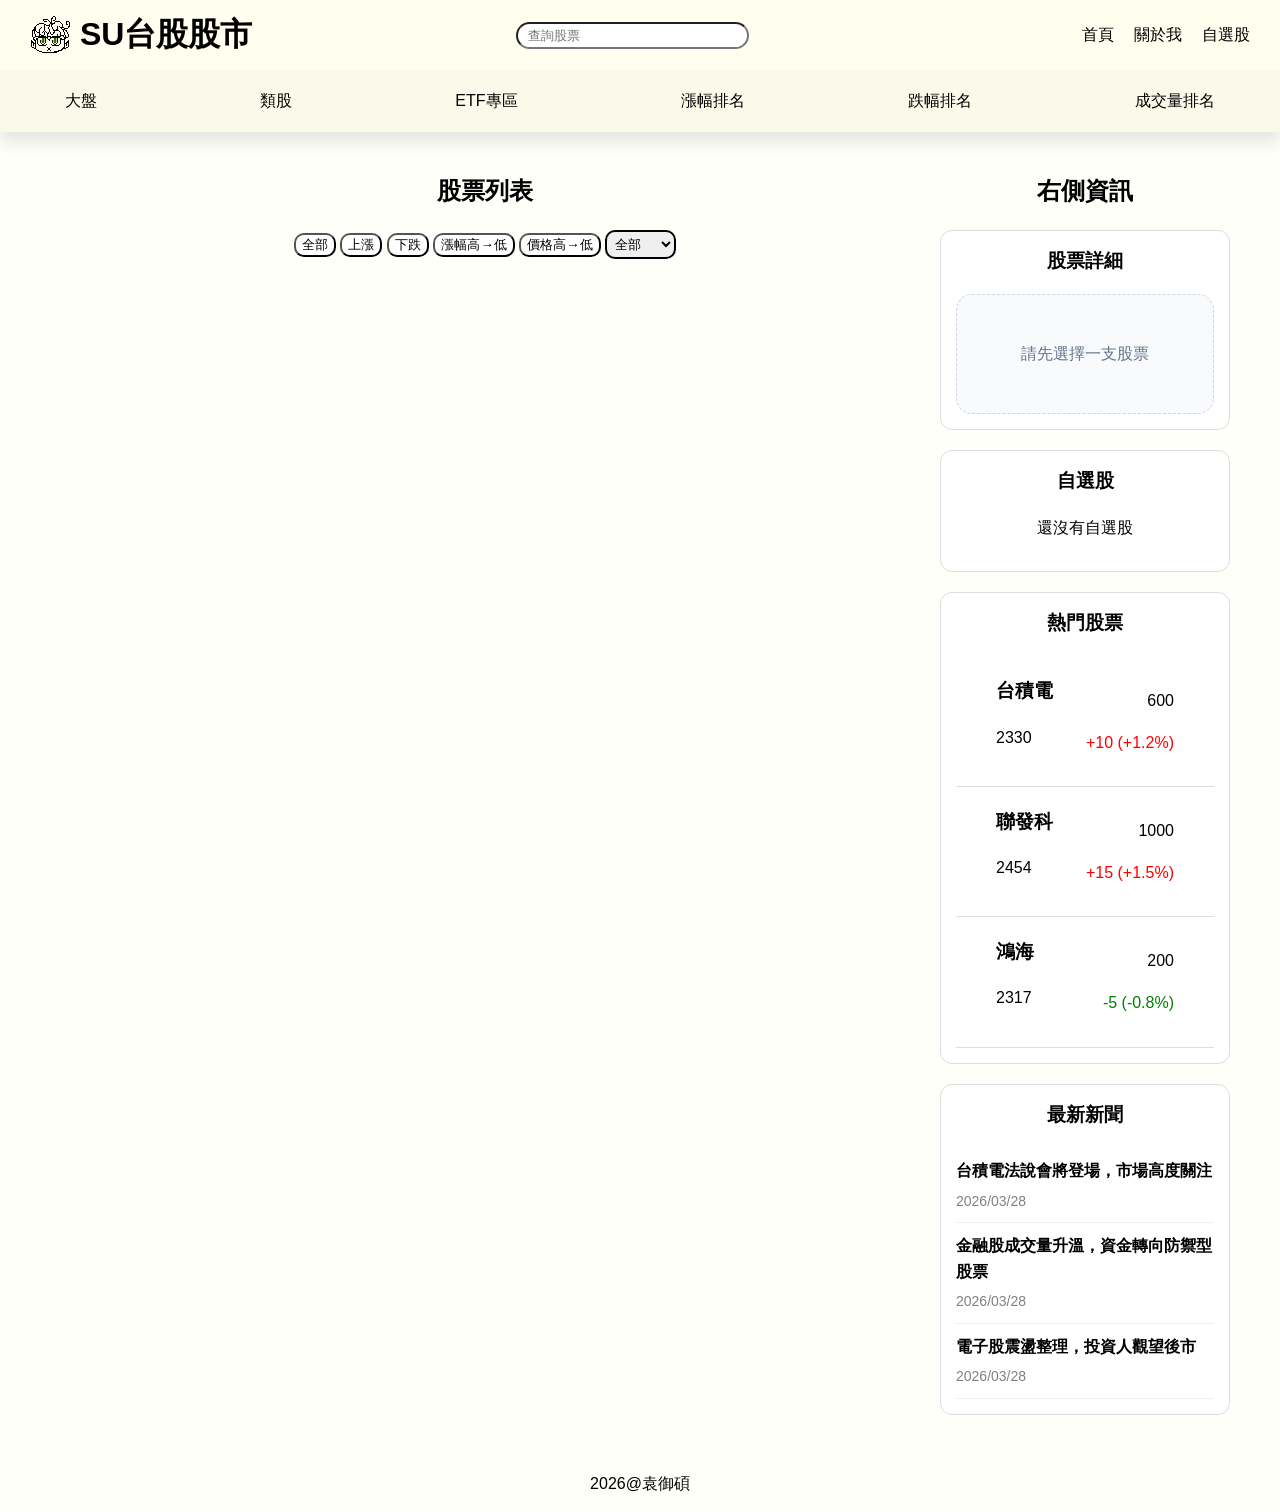
<file: 作品集/stock-project/index.html>
<!DOCTYPE html>
<html lang="zh-Hant-TW">

<head>
    <meta charset="UTF-8">
    <meta name="viewport" content="width=device-width,initial-scale=1.0">
    <title>股票首頁</title>
    <link rel="stylesheet" href="style.css">

</head>

<body>
    <header class="header">
        <div class="header-left">
            <img src="img/su.png">
            <h1>SU台股股市</h1>

        </div>
        <div class="header-search">
            <input type="text" class="stock-input" placeholder="查詢股票">
        </div>
        <div class="header-nav">
            <a href="#">首頁</a>
            <a href="#">關於我</a>
            <a href="#">自選股</a>
        </div>

    </header>
    <nav>

        <a href="#">大盤</a>
        <a href="#">類股</a>
        <a href="#">ETF專區</a>
        <a href="#">漲幅排名</a>
        <a href="#">跌幅排名</a>
        <a href="#">成交量排名</a>

    </nav>
    <main>
        <section>
            <div class="main-content">
                <div class="left">
                    <h2>股票列表</h2>
                    <button class="filter-all filter">全部</button>
                    <button class="filter-up filter">上漲</button>
                    <button class="filter-down filter">下跌</button>
                    <button class="changeUp filter">漲幅高→低</button>
                    <button class="priceUp filter">價格高→低</button>
                    <select id="stock-select">
                        <option value="all">全部</option>
                        <option value="半導體">半導體</option>
                        <option value="電子">電子</option>
                        <option value="金融">金融</option>
                    </select>
                    <div class="stock-left"></div>
                </div>
                <aside class="right">
                    <h2>右側資訊</h2>
                    <div class="panel">
                        <h3>股票詳細</h3>
                        <div class="detail-box"></div>
                    </div>
                    <div class="panel">
                        <h3>自選股</h3>
                        <div class="favorite-list"></div>
                    </div>

                    <div class="panel">
                        <h3>熱門股票</h3>
                        <div class="hot-list"></div>
                    </div>

                    <div class="panel">
                        <h3>最新新聞</h3>
                        <div class="news-list"></div>
                    </div>

                </aside>
            </div>

        </section>
    </main>
    <footer>
        <p>2026@袁御碩</p>
    </footer>
    <script src="stocks copy.js"></script>
</body>

</html>
</file>
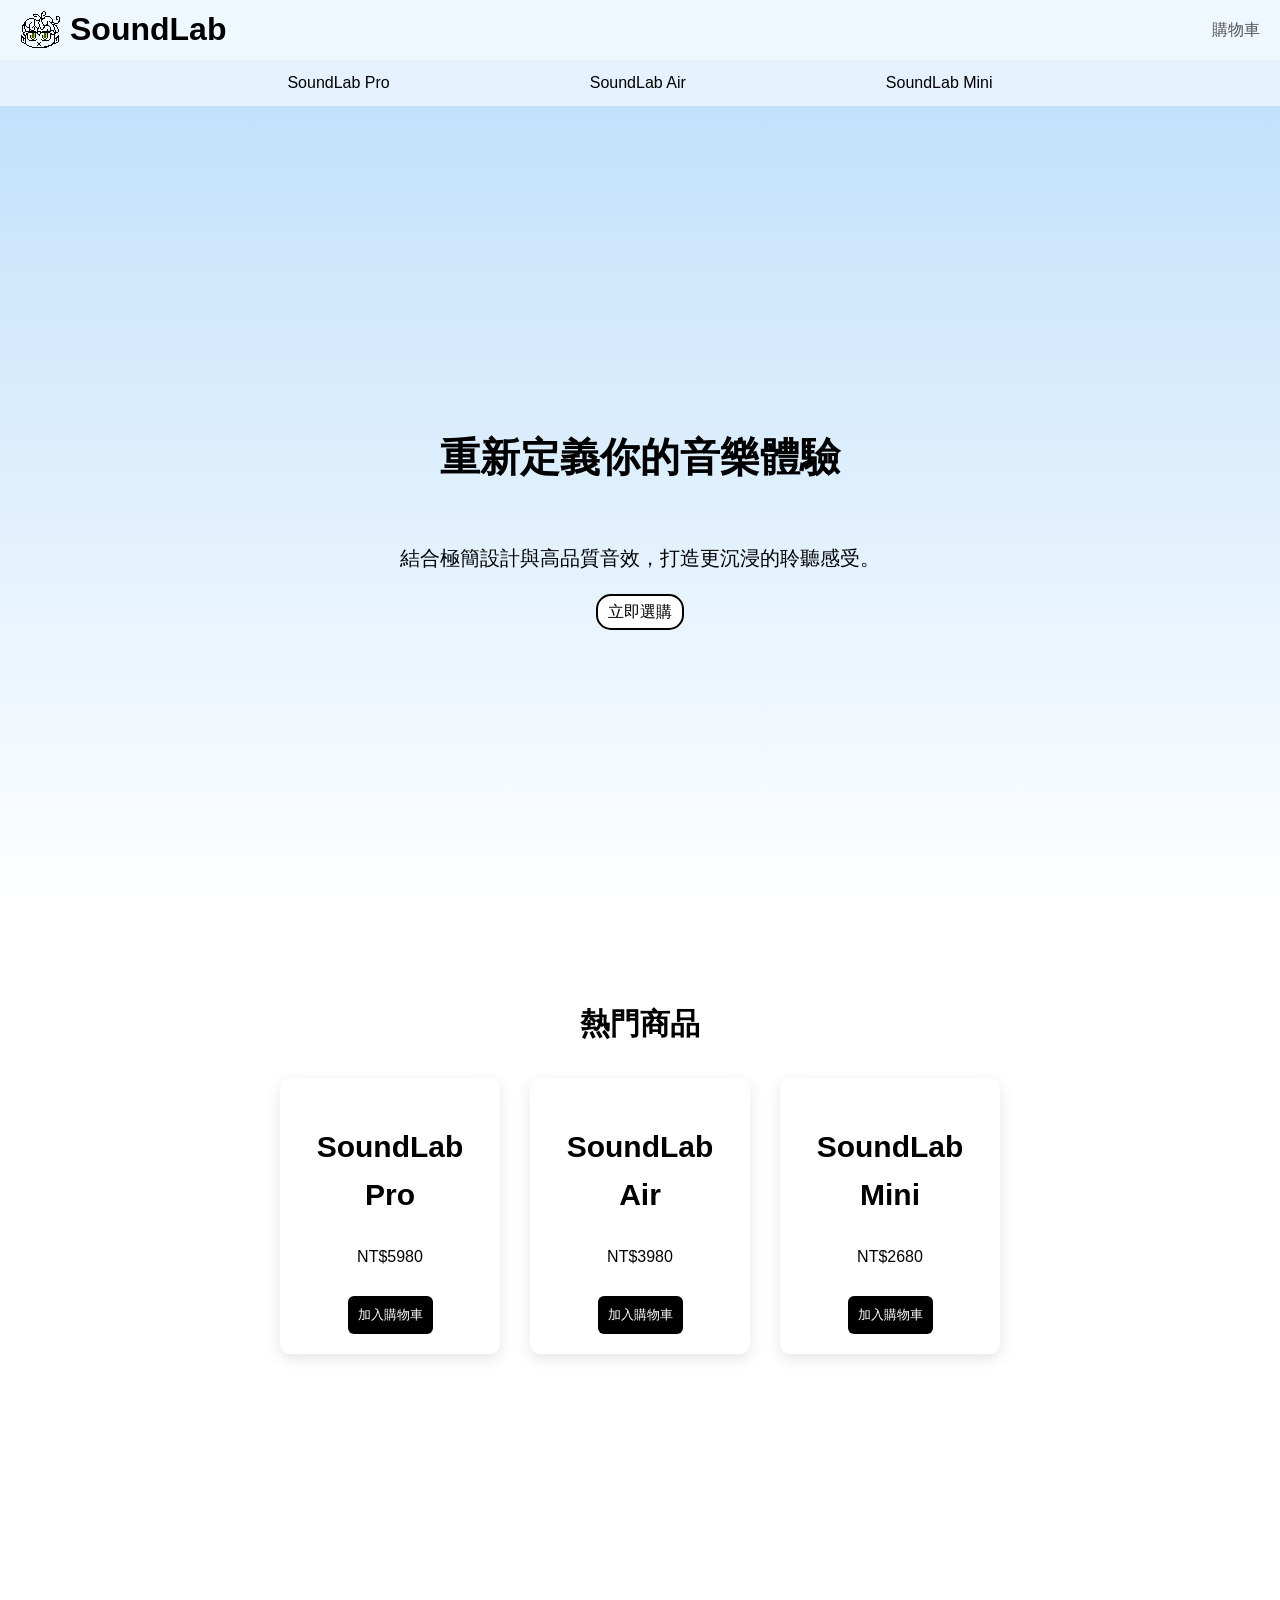
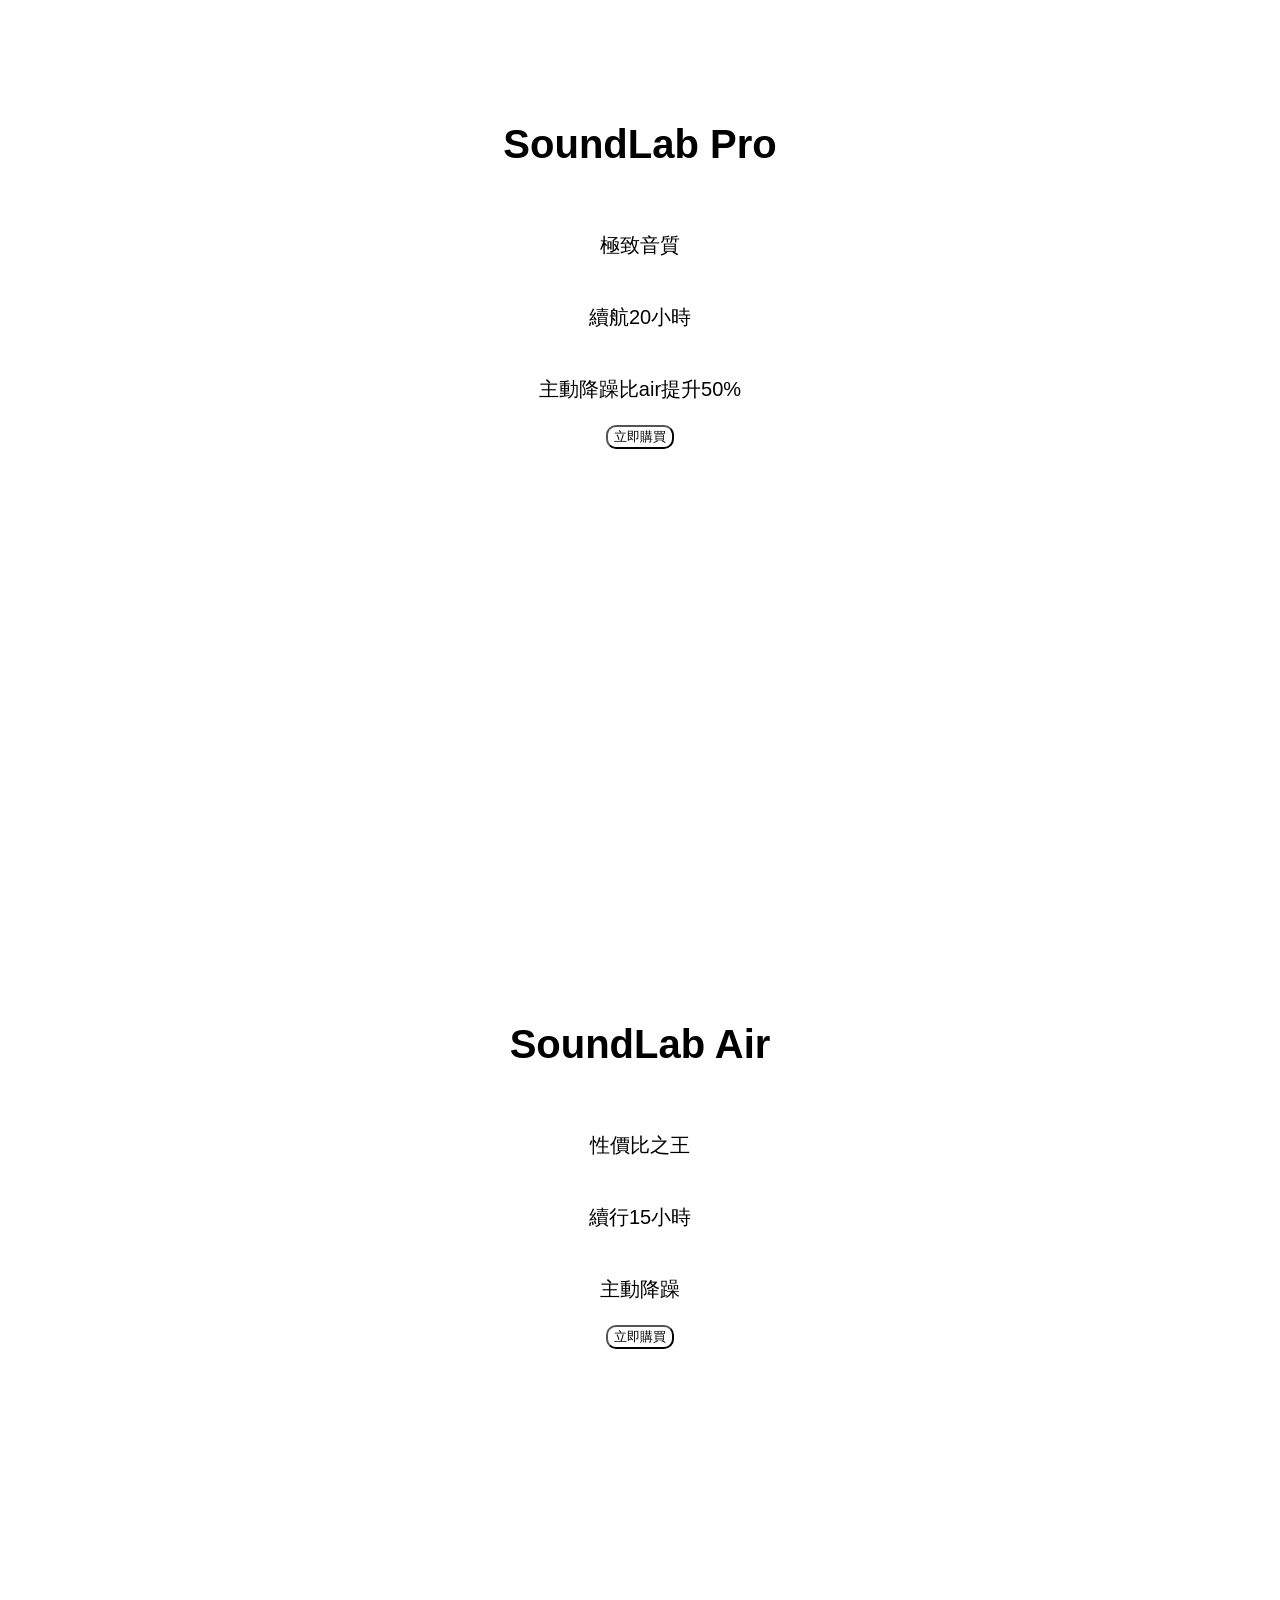
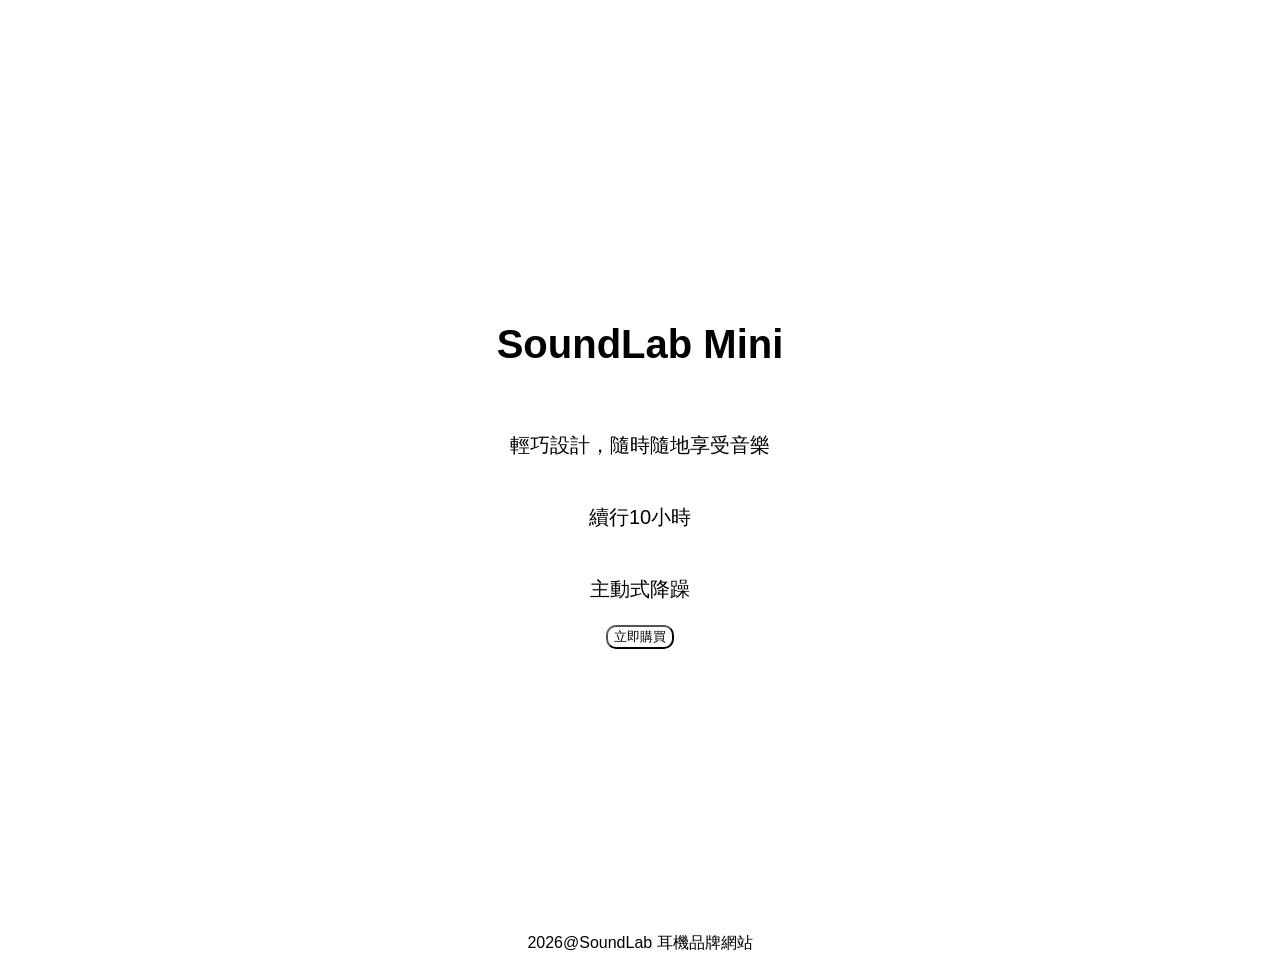
<file: 作品集/購物網頁/index.html>
<!DOCTYPE html>
<html lang="zh-Hant-TW">

<head>
    <meta charset="UTF-8">
    <meta name="viewport" content="width=device-width,initial-scale=1.0">
    <link rel="stylesheet" href="style.css">
    <title>SoundLab 耳機品牌網站</title>
</head>

<body>
    <header>
        <div class="logo">
            <img src="img/su.png" alt="logo">
            <h1>SoundLab</h1>
        </div>
        <div class="header-a">
            <a href="#">購物車</a>
        </div>
    </header>
    <nav>
        <a href="#Pro">SoundLab Pro</a>
        <a href="#Air">SoundLab Air</a>
        <a href="#Mini">SoundLab Mini</a>
    </nav>
    <main>
        <section>
            <div class="hero">
                <h2>重新定義你的音樂體驗</h2>
                <p>結合極簡設計與高品質音效，打造更沉浸的聆聽感受。</p>
                <a href="#Pro">立即選購</a>
            </div>
        </section>
        <section class="products">
            <h2>熱門商品</h2>

            <div class="product-list"></div>
        </section>
        <section>
            <div class="SoundLab-Pro" id="Pro">
                <h2>SoundLab Pro</h2>
                <p>極致音質</p>
                <p>續航20小時</p>
                <p>主動降躁比air提升50%</p>
                <button id="Pro">立即購買</button>
            </div>
            <div class="SoundLab-Air" id="Air">
                <h2>SoundLab Air</h2>
                <p>性價比之王</p>
                <p>續行15小時</p>
                <p>主動降躁</p>
                <button id="Air">立即購買</button>
            </div>
            <div class="SoundLab-Mini" id="Mini">
                <h2>SoundLab Mini</h2>
                <p>輕巧設計，隨時隨地享受音樂</p>
                <p>續行10小時</p>
                <p>主動式降躁</p>
                <button id="Mini">立即購買</button>
            </div>
        </section>
    </main>
    <footer>
        <p>2026@SoundLab 耳機品牌網站</p>
    </footer>
    <script src="js/shop.js"></script>
</body>

</html>
</file>
<file: 作品集/stock-project/style.css>
* {
    box-sizing: border-box;
}

body {
    margin: 0;
    font-family: Arial, Helvetica, sans-serif;
    color: black;
    line-height: 1.6;
    text-align: center;
    background-color: rgb(255, 255, 250);
}

.header {
    display: flex;
    justify-content: space-between;
    align-items: center;
    padding: 2px 20px;
    background-color: rgb(255, 254, 239);
    padding: 10px 30px;
    position: sticky;
    top: 0;
    backdrop-filter: blur(8px);
    height: 70px;
    border-radius: 5px;
    z-index: 1000;

}

.header-left {
    display: flex;
    justify-content: center;
    align-items: center;
    gap: 10px;

}

.header-search {
    display: flex;
    justify-content: center;
    align-items: center;
}

.stock-input {
    padding: 4px 50px 4px 10px;
    margin: 0 80px 0 10px;
    border-radius: 20px;
}

.header-nav {
    display: flex;
    justify-content: center;
    align-items: center;
    gap: 20px;
}

.header-nav a {
    color: black;
    text-decoration: none;
}

.header-nav a:hover {
    color: red;
}

nav {
    display: flex;
    justify-content: space-between;
    align-items: center;
    background-color: rgb(251, 250, 234);
    padding: 10px 50px 10px 50px;
    box-shadow: 0 10px 15px rgba(0, 0, 0, 0.1);
    position: sticky;
    top: 0;
}

nav a {
    text-decoration: none;
    color: black;
    padding: 8px 15px;
    border-radius: 20px;
    transition: 0.3s;
}

nav a:hover {
    background: black;
    color: white;
}

.stock-item {
    display: flex;
    justify-content: space-between;
    align-items: center;
    padding: 15px 40px;
    border-bottom: 1px solid #ddd;
}

.stock-item:hover {
    background: #f5f5f5;
}

.up {
    color: red;
}

.down {
    color: green;
}

.main-content {
    display: flex;
    gap: 20px;
    padding: 20px 50px;
}

.left {
    flex: 3;
}

.right {
    flex: 1;
}


.stock-data {
    text-align: right;
}

.stock-info {
    text-align: left;
}

button {
    background-color: white;
    border-radius: 10px;
}

button:hover {
    background-color: black;
    color: white;
}

.active {
    background-color: black;
    color: white;
}

select {
    padding: 4px;
    border-radius: 10px;
    border: 2px solid black;
}

@media (max-width: 768px) {
    .header {
        flex-direction: column;
        height: auto;
        padding: 15px;
        gap: 10px;
    }

    .header-left {
        flex-direction: column;
        gap: 5px;
    }

    .header-search {
        width: 100%;
    }

    .stock-input {
        width: 100%;
        margin: 0;
        padding: 10px 15px;
    }

    .header-nav {
        flex-wrap: wrap;
        gap: 10px;
    }

    nav {
        flex-wrap: wrap;
        justify-content: center;
        gap: 10px;
        padding: 15px;
    }

    nav a {
        padding: 6px 12px;
        font-size: 14px;
    }

    .main-content {
        flex-direction: column;
        padding: 15px;
    }

    .left,
    .right {
        width: 100%;
    }

    .stock-item {
        flex-direction: column;
        align-items: flex-start;
        gap: 10px;
        padding: 15px 20px;
    }

    .stock-data {
        text-align: left;
    }

    button,
    select {
        margin-top: 10px;
    }
}

.panel {
    background: white;
    border: 1px solid #ddd;
    border-radius: 12px;
    padding: 15px;
    margin-bottom: 20px;
}

.panel h3 {
    margin-top: 0;
}

.news-item {
    text-align: left;
    border-bottom: 1px solid #eee;
    padding: 10px 0;
}

.news-item h4 {
    margin: 0 0 6px 0;
    font-size: 16px;
}

.news-item p {
    margin: 0;
    color: gray;
    font-size: 14px;
}
.detail-card{
    background: linear-gradient(135deg, #ffffff, #f8fbff);
    border: 1px solid #dbe5f0;
    border-radius: 16px;
    padding: 20px;
    box-shadow: 0 10px 20px rgba(0,0,0,0.08);
    text-align: left;
}

.detail-top h3{
    margin: 0;
    font-size: 24px;
    color: #1e3a8a;
}

.detail-top p{
    margin: 4px 0 0 0;
    color: #666;
}

.detail-middle{
    margin: 20px 0;
    padding: 16px 0;
    border-top: 1px solid #eee;
    border-bottom: 1px solid #eee;
}

.detail-price{
    margin: 0;
    font-size: 32px;
    font-weight: bold;
    color: #111;
}

.detail-change{
    margin: 8px 0 0 0;
    font-size: 20px;
    font-weight: bold;
}

.detail-bottom{
    display: flex;
    justify-content: space-between;
    align-items: center;
    font-size: 16px;
}

.detail-bottom span{
    color: #666;
}
.detail-empty{
    background: #f8fafc;
    border: 1px dashed #cbd5e1;
    border-radius: 16px;
    padding: 30px 20px;
    color: #64748b;
}
</file>
<file: 作品集/購物網頁/style.css>
*{
    box-sizing: border-box;
}
body{
    font-family: Arial, Helvetica, sans-serif;
    margin: 0;
    line-height: 1.6;
    text-align: center;
}
header{
    display: flex;
    justify-content: space-between;
    align-items: center;
    background-color: aliceblue;
    padding: 0 20px;
    height: 60px;
    position: sticky;
    top: 0;
    z-index: 1000;
    
}
.logo{
    display: flex;
    justify-content: center;
    align-items: center;
    gap: 10px;
}
.header-a{
display: flex;
justify-content: center;
align-items: center;
}
.header-a a{
    text-decoration: none;
    color:rgb(83, 83, 83);
    transition: 0.3s;
}
.header-a a:hover{
    color: red;
}
nav{
    display: flex;
    justify-content: center;
    align-items: center;
    background-color: rgb(229, 242, 254);
    gap: 200px;
    padding: 10px;
}
nav a{
    text-decoration: none;
    color: black;
    transition: 0.3s;
}
nav a:hover{
    color: rgb(42, 87, 165);
}
.hero{
    display: flex;
    flex-direction: column;
    justify-content: center;
    align-items: center;
    height: 90vh;
    background: linear-gradient(rgb(194, 225, 250),rgb(255,255,255) );
}
.hero h2{
    font-size: 40px;
    transition: 0.6s;
}
.hero p{
    font-size: 20px;
}
.hero a{
    padding: 3px 10px;
    border-radius: 15px;
    border: 2px solid black;
    background-color: white;
    color: black;
    text-decoration: none;
}
.hero a:hover{
    color: white;
    background-color: black;
}
.SoundLab-Pro{
    display: flex;
    flex-direction: column;
    justify-content: center;
    align-items: center;
    height: 100vh;
}
.SoundLab-Pro h2,.SoundLab-Air h2,.SoundLab-Mini h2{
    font-size: 40px;
}
.SoundLab-Pro p,.SoundLab-Air p,.SoundLab-Mini p{
    font-size: 20px;
}
.SoundLab-Pro button,.SoundLab-Air button,.SoundLab-Mini button{
    background-color: white;
    border-radius: 10px;
}
.SoundLab-Pro button:hover,.SoundLab-Air button:hover,.SoundLab-Mini button:hover{
    background-color:black;
    color: white;
}

.SoundLab-Air{
    display: flex;
    flex-direction: column;
    justify-content: center;
    align-items: center;
    height: 100vh;
}
.SoundLab-Mini{
    display: flex;
    flex-direction: column;
    justify-content: center;
    align-items: center;
    height: 100vh;
}

.products{
    padding: 60px 20px;
}

.products h2{
    font-size: 30px;
}

.product-list{
    display: flex;
    justify-content: center;
    gap: 30px;
    margin-top: 30px;
}

.card{
    background-color: white;
    width: 220px;
    padding: 20px;
    border-radius: 10px;
    box-shadow: 0 5px 15px rgba(0,0,0,0.1);
    transition: 0.3s;
}

.card:hover{
    transform: translateY(-10px);
}

.card button{
    margin-top: 10px;
    padding: 10px;
    border: none;
    background-color: black;
    color: white;
    border-radius: 6px;
}
</file>
